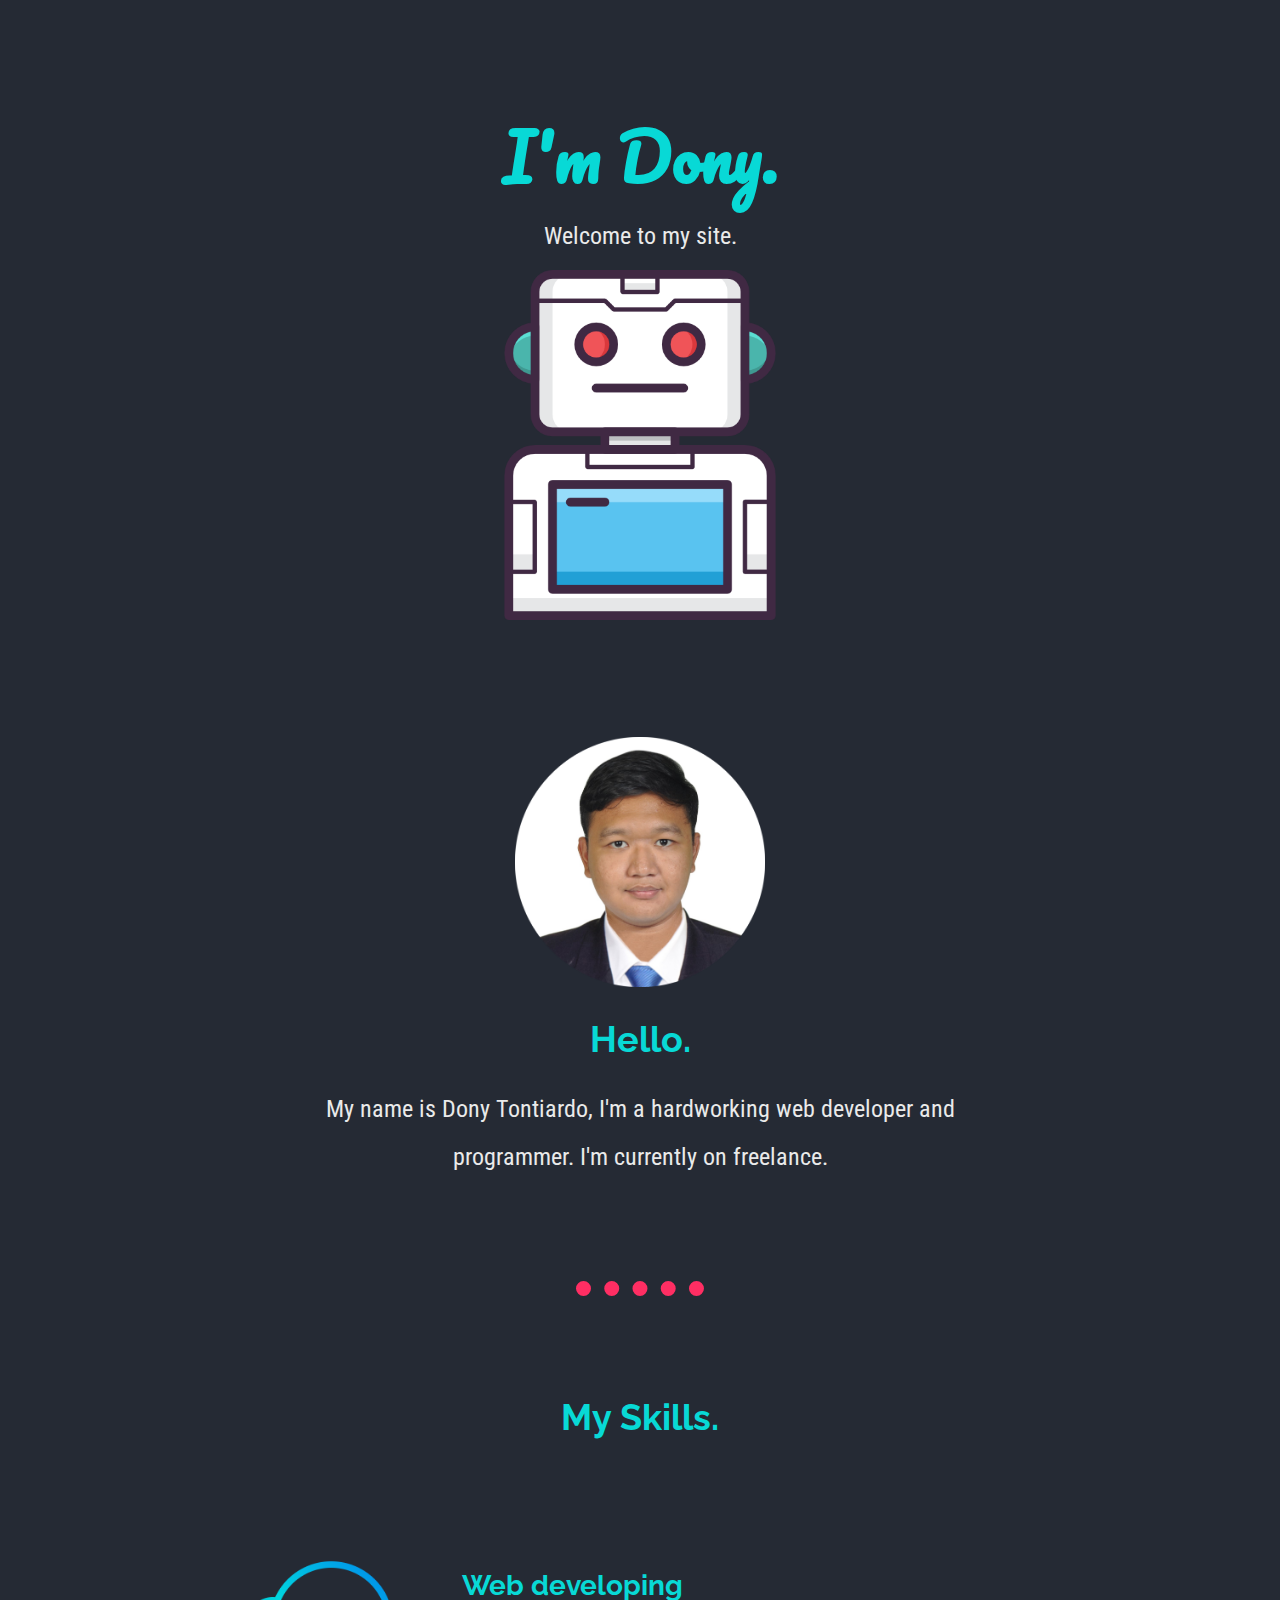
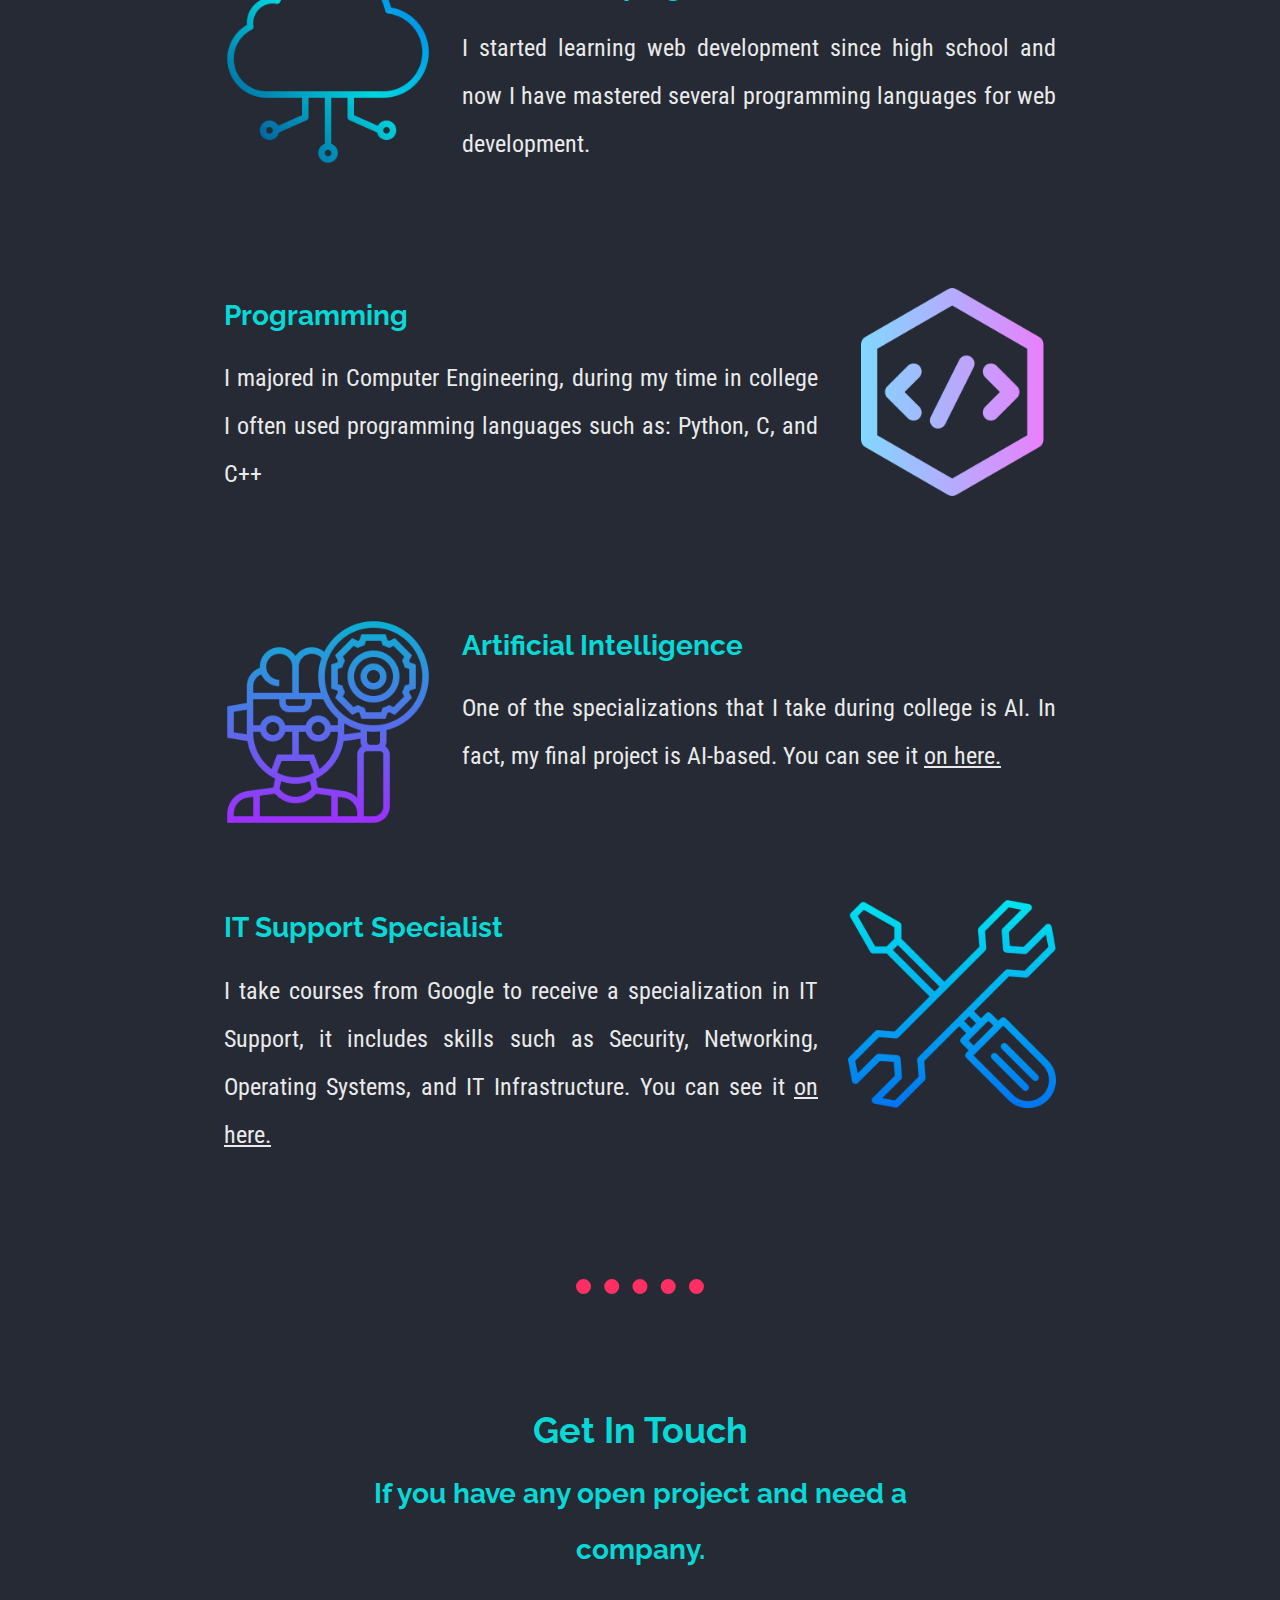
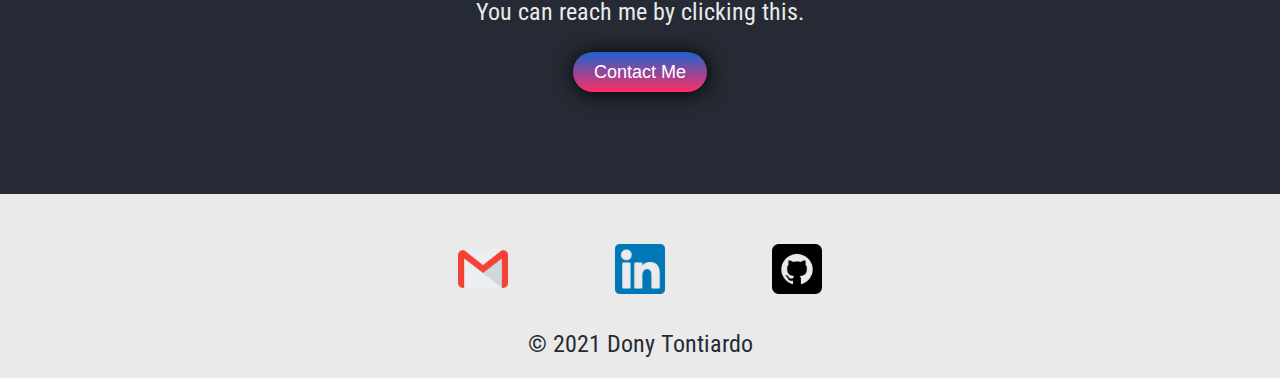
<file: index.html>
<!DOCTYPE html>
<html lang="en" dir="ltr">
  <head>
    <meta charset="utf-8">
    <title>Dony Tontiardo</title>
    <link rel="stylesheet" href="css/style.css">
    <link rel="icon" href="images/favicon.ico">
    <link rel="preconnect" href="https://fonts.googleapis.com">
    <link rel="preconnect" href="https://fonts.gstatic.com" crossorigin>
    <link href="https://fonts.googleapis.com/css2?family=Pacifico&family=Roboto+Condensed&display=swap" rel="stylesheet">
    <link href="https://fonts.googleapis.com/css2?family=Bebas+Neue&display=swap" rel="stylesheet">
    <link href="https://fonts.googleapis.com/css2?family=Raleway:wght@300&display=swap" rel="stylesheet">
  </head>
  <body>
    <div class="top">
      <!-- <img class="tcloud" src="images/cloud.png" alt="cloud-img"> -->
      <h1>I'm Dony.</h1>
      <p>Welcome to my site.</p>
      <!-- <img class="bcloud" src="images/cloud.png" alt="cloud-img"> -->
      <img class="robot" src="images/robot.png" alt="cloud-img">
    </div>
    <div class="medium">
      <div class="profile">
        <img class="p-image" src="images/dony.png" alt="myself">
        <h2>Hello.</h2>
        <p>My name is Dony Tontiardo, I'm a hardworking web developer and programmer. I'm currently on freelance.</p>
      </div>
      <hr>
      <div class="skills">
        <h2>My Skills.</h2>
        <div class="skill-row">
          <img class="skillset1" src="images/computer.png" alt="computer">
          <h3>Web developing</h3>
          <p>I started learning web development since high school and now I have mastered several programming languages for web development.</p>
        </div>
        <div class="skill-row">
          <img class="skillset2" src="images/programming.png" alt="">
          <h3>Programming</h3>
          <p>I majored in Computer Engineering, during my time in college I often used programming languages ​​such as: Python, C, and C++</p>
        </div>
        <div class="skill-row">
          <img class="skillset1" src="images/ai.png" alt="computer">
          <h3>Artificial Intelligence</h3>
          <p>One of the specializations that I take during college is AI. In fact, my final project is AI-based. You can see it <a class="links" href="https://ceat.site/">on here.</a></p>
        </div>
        <div class="skill-row">
          <img class="skillset2" src="images/tsupport.png" alt="">
          <h3>IT Support Specialist</h3>
          <p>I take courses from Google to receive a specialization in IT Support, it includes skills such as Security, Networking, Operating Systems, and IT Infrastructure. You can see it <a class="links" href="certificates.html">on here.</a></p>
        </div>
      </div>
      <hr>
      <div class="contact-me">
        <h2>Get In Touch</h2>
        <h3>If you have any open project and need a company.</h3>
        <p>You can reach me by clicking this.</p>
        <a href="mailto:tontiardon@email.com" class="btn-contact">Contact Me</a>
      </div>
    </div>
    <div class="bottom">
        <a class="btn" href="mailto:tontiardon@email.com"><img class="footer" src="images/gmail.png" alt="mail"></a>
        <a class="btn" href="https://www.linkedin.com/in/donytontiardo/"><img class="footer" src="images/linkedin.png" alt="mail"></a>
        <a class="btn" href="https://github.com/donytontiardo/"><img class="footer" src="images/github.png" alt="mail"></a>
        <br>
        <p class="copyright">© 2021 Dony Tontiardo</p>
    </div>
  </body>
</html>
</file>
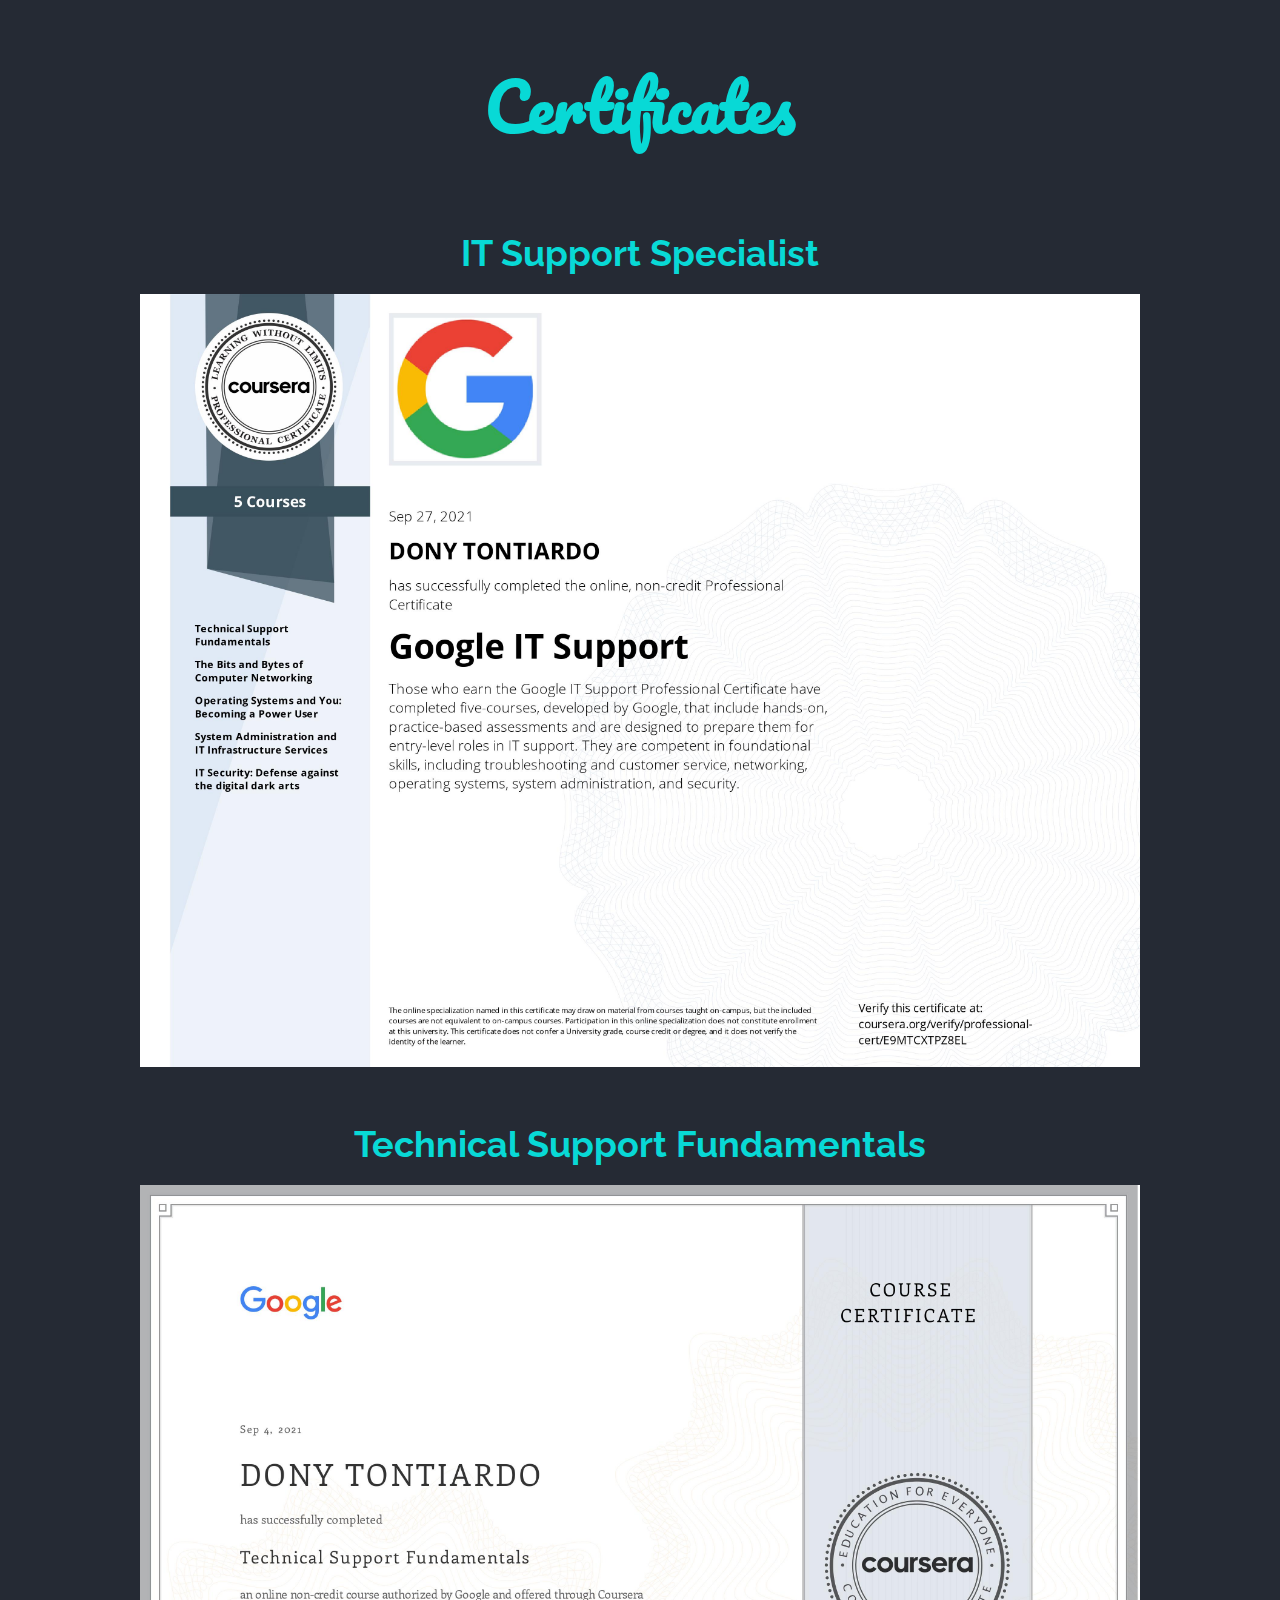
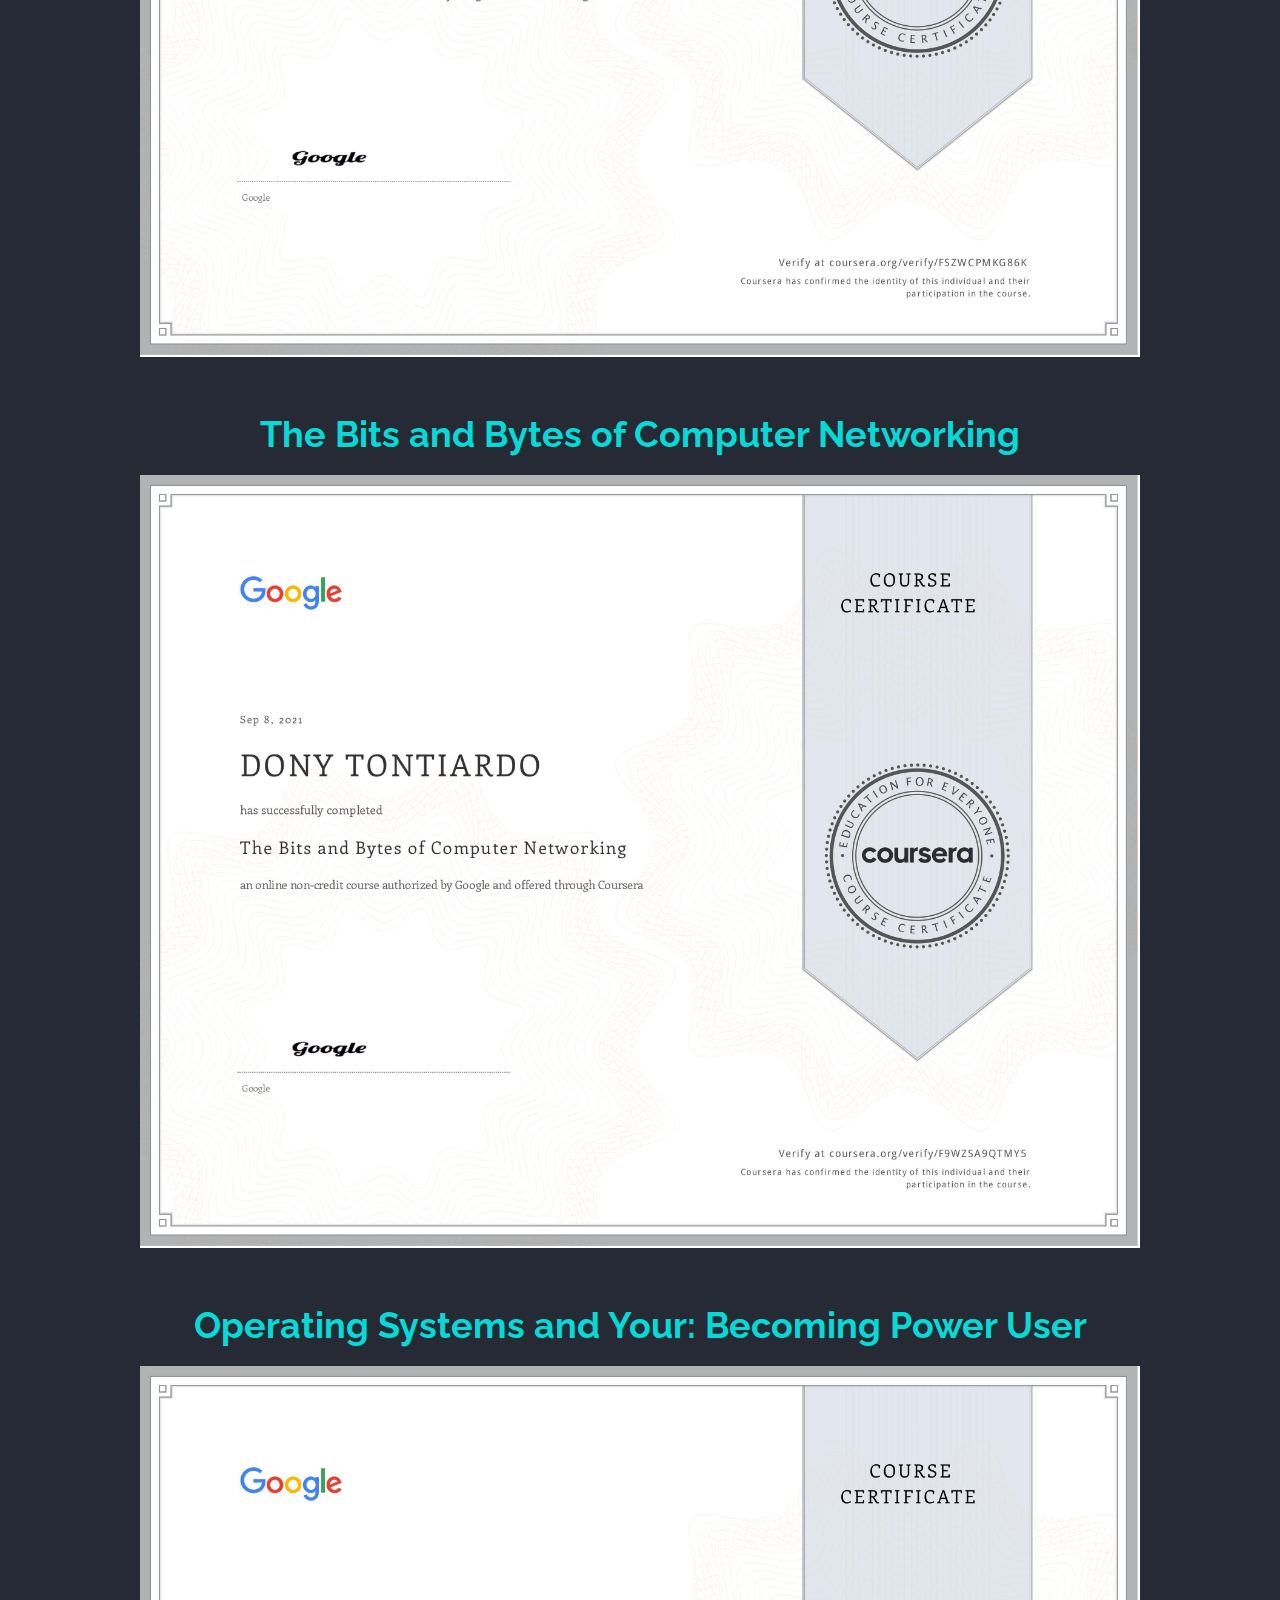
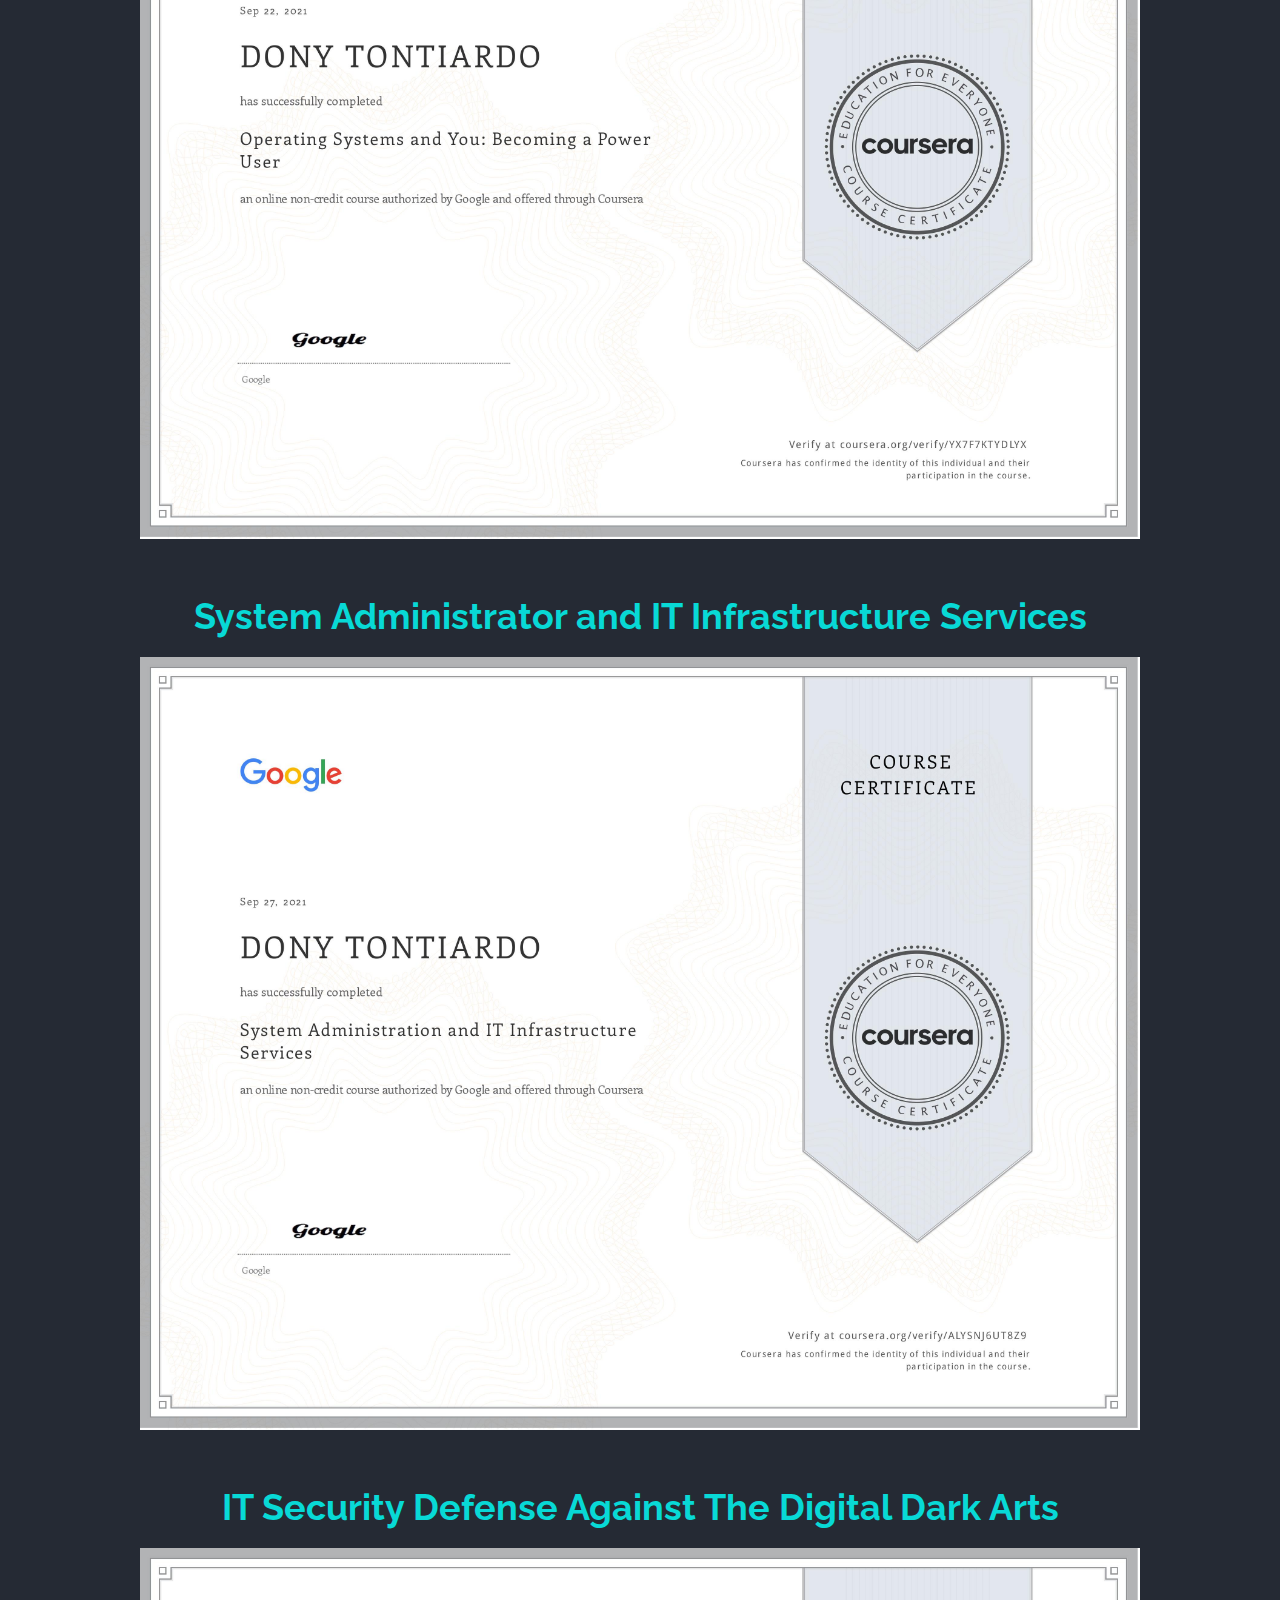
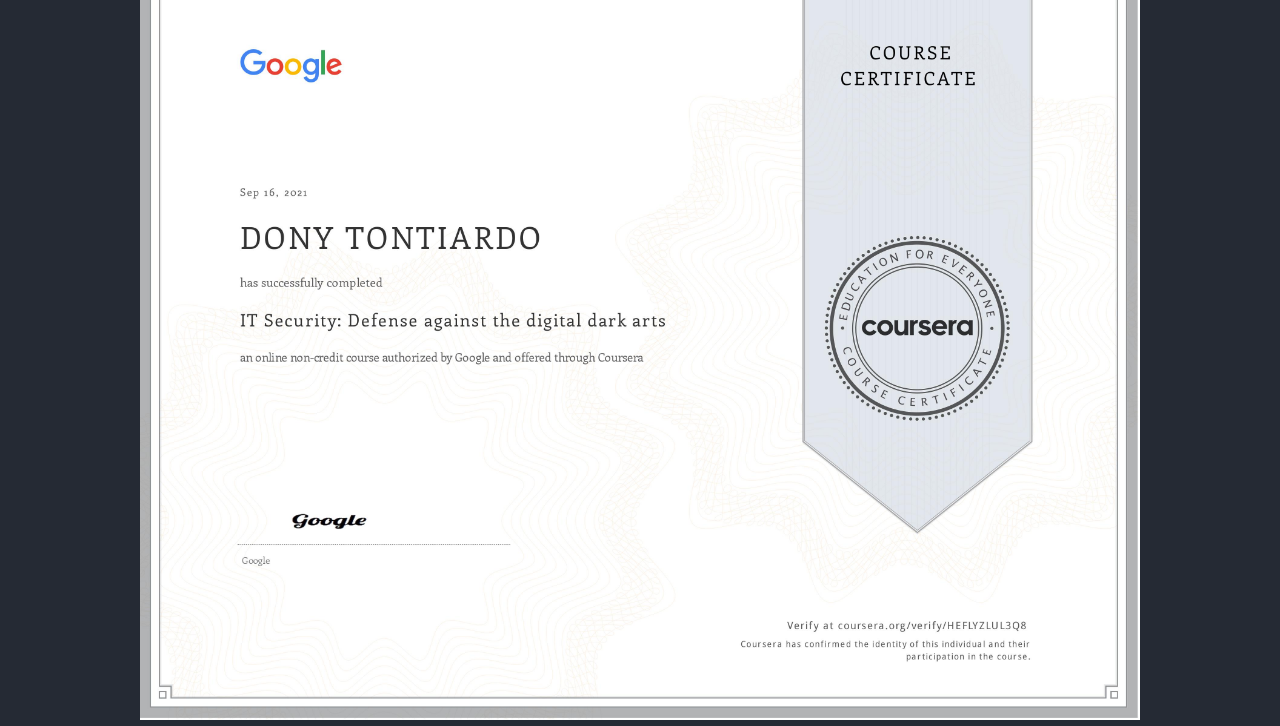
<file: certificates.html>
<!DOCTYPE html>
<html lang="en" dir="ltr">
  <head>
    <meta charset="utf-8">
    <title>Certificates</title>
    <link rel="stylesheet" href="css/style.css">
    <link rel="icon" href="images/favicon.ico">
    <link rel="preconnect" href="https://fonts.googleapis.com">
    <link rel="preconnect" href="https://fonts.gstatic.com" crossorigin>
    <link href="https://fonts.googleapis.com/css2?family=Pacifico&family=Roboto+Condensed&display=swap" rel="stylesheet">
    <link href="https://fonts.googleapis.com/css2?family=Bebas+Neue&display=swap" rel="stylesheet">
    <link href="https://fonts.googleapis.com/css2?family=Raleway:wght@300&display=swap" rel="stylesheet">
  </head>
  <body>
    <h1 class="title">Certificates</h1>
    <div class="">
      <h2 class="index">IT Support Specialist</h2>
      <img class="certificates" src="images/certificates/google/it-support-specialist/certi1.jpg" alt="IT-Support">
      <h2 class="index">Technical Support Fundamentals</h2>
      <img class="certificates" src="images/certificates/google/it-support-specialist/certi2.jpg" alt="Technical-Courses">
      <h2 class="index">The Bits and Bytes of Computer Networking</h2>
      <img class="certificates" src="images/certificates/google/it-support-specialist/certi3.jpg" alt="Networking-Courses">
      <h2 class="index">Operating Systems and Your: Becoming Power User</h2>
      <img class="certificates" src="images/certificates/google/it-support-specialist/certi4.jpg" alt="Operating-Courses">
      <h2 class="index">System Administrator and IT Infrastructure Services</h2>
      <img class="certificates" src="images/certificates/google/it-support-specialist/certi5.jpg" alt="Infrastructure-Courses">
      <h2 class="index">IT Security Defense Against The Digital Dark Arts</h2>
      <img class="certificates" src="images/certificates/google/it-support-specialist/certi6.jpg" alt="Security-Courses">
    </div>

  </body>
</html>
</file>
<file: css/style.css>
body{
  margin: 0;
  text-align: center;
  font-family: sans-serif;
  font-size: 150%;
  background-color: #252A34;
}
h1{
  color: #08D9D6;
  font-size: 4rem;
  margin-top: 0;
  margin-bottom: 10px;
  font-family: 'Pacifico', cursive;
}
h2{
  color: #08D9D6;
  margin: 0px;
  font-family: 'Raleway', sans-serif;
}
h3{
  color: #08D9D6;
  margin: 0px;
  font-family: 'Raleway', sans-serif;
}
p{
  color: #EAEAEA;
  margin: 10px 0;
  padding-bottom: 0px;
  font-family: 'Roboto Condensed',sans-serif;
}
div{
  margin: 0;
}
hr{
    border-color: #FF2E63;
    border-style: none none dotted none;
    border-width: 15px;
    width: 10%;
    margin-top: 100px;
    margin-bottom: 100px;
}

/* index.html */
.top{
  padding: 100px;
  background-color: #252A34;
}
.tcloud{
  width: 125px;
  position: absolute;
  right: 340px;
  top: 50px;
}
.bcloud{
  width: 125px;
  position: absolute;
  left: 300px
  bottom: 300px;
}
.robot{
  margin-top: 10px;
  width: 350px;
  height: 350px;
}

.medium{
  padding-top:10px ;
  padding-bottom: 50px;
  background-color: #252A34;
}
.p-image{
  width: 250px;
  height: 250px;
}
.profile{
  width: 57%;
  margin: 1px auto;
  text-align: center;
  line-height: 2;
}
.skill-row{
  width: 65%;
  margin: 120px auto;
  text-align: justify;
  line-height: 2;
  white-space: normal
}
.skillset1{
  width: 25%;
  float: left;
  margin-right: 30px;
  /* margin-top: 20px;
  margin-bottom: 20px; */
}
.skillset2{
  width: 25%;
  float: right;
  margin-left: 30px;
  /* margin-top: 30px;
  margin-bottom: 30px; */
}
.links{
  background-color: transparent;
  color: #EAEAEA;
}
.links:hover{
  color: #FF2E63;
}
.contact-me{
  width: 50%;
  margin: 50px auto;
  text-align: center;
  line-height: 2;
  white-space: normal
}

.bottom{
  padding-top: 50px;
  padding-bottom: 10px;
  background-color: #EAEAEA;
}
.footer{
  margin: 0px 50px;
  margin-bottom: 20px;
  height: 50px;
  width:  50px;
}
.btn-contact {
   background: #1E62D0;
   background-image: -webkit-linear-gradient(top, #1E62D0, #FF2E63);
   background-image: -moz-linear-gradient(top, #1E62D0, #FF2E63);
   background-image: -ms-linear-gradient(top, #1E62D0, #FF2E63);
   background-image: -o-linear-gradient(top, #1E62D0, #FF2E63);
   background-image: -webkit-gradient(to bottom, #1E62D0, #FF2E63);
   -webkit-border-radius: 20px;
   -moz-border-radius: 20px;
   border-radius: 20px;
   height: 8px;
   line-height: 8px;
   color: #FFFFFF;
   font-family: Arial;
   width: 102px;
   font-size: 18px;
   font-weight: 100;
   padding: 16px;
   -webkit-box-shadow: 1px 1px 20px 0 #000000;
   -moz-box-shadow: 1px 1px 20px 0 #000000;
   box-shadow: 1px 1px 20px 0 #000000;
   text-decoration: none;
   display: inline-block;
   cursor: pointer;
   text-align: center;
}
.btn-contact:hover {
   border: solid #0059A0 10px;
   background: rgba(134, 96, 179, 0.84);
   background-image: -webkit-linear-gradient(top, rgba(134, 96, 179, 0.84), #3D94F6);
   background-image: -moz-linear-gradient(top, rgba(134, 96, 179, 0.84), #3D94F6);
   background-image: -ms-linear-gradient(top, rgba(134, 96, 179, 0.84), #3D94F6);
   background-image: -o-linear-gradient(top, rgba(134, 96, 179, 0.84), #3D94F6);
   background-image: -webkit-gradient(to bottom, rgba(134, 96, 179, 0.84), #3D94F6);
   -webkit-border-radius: 20px;
   -moz-border-radius: 20px;
   border-radius: 20px;
   text-decoration: none;
}
.copyright{
  color: #252A34;
}

/* certificates.html */
.title{
  padding-top: 50px;
  padding-bottom: 10px;
}
.index{
  padding-top: 50px;
  padding-bottom: 20px;
}
.certificates{
  padding: 100px auto;
  width: 1000px;
}
</file>
